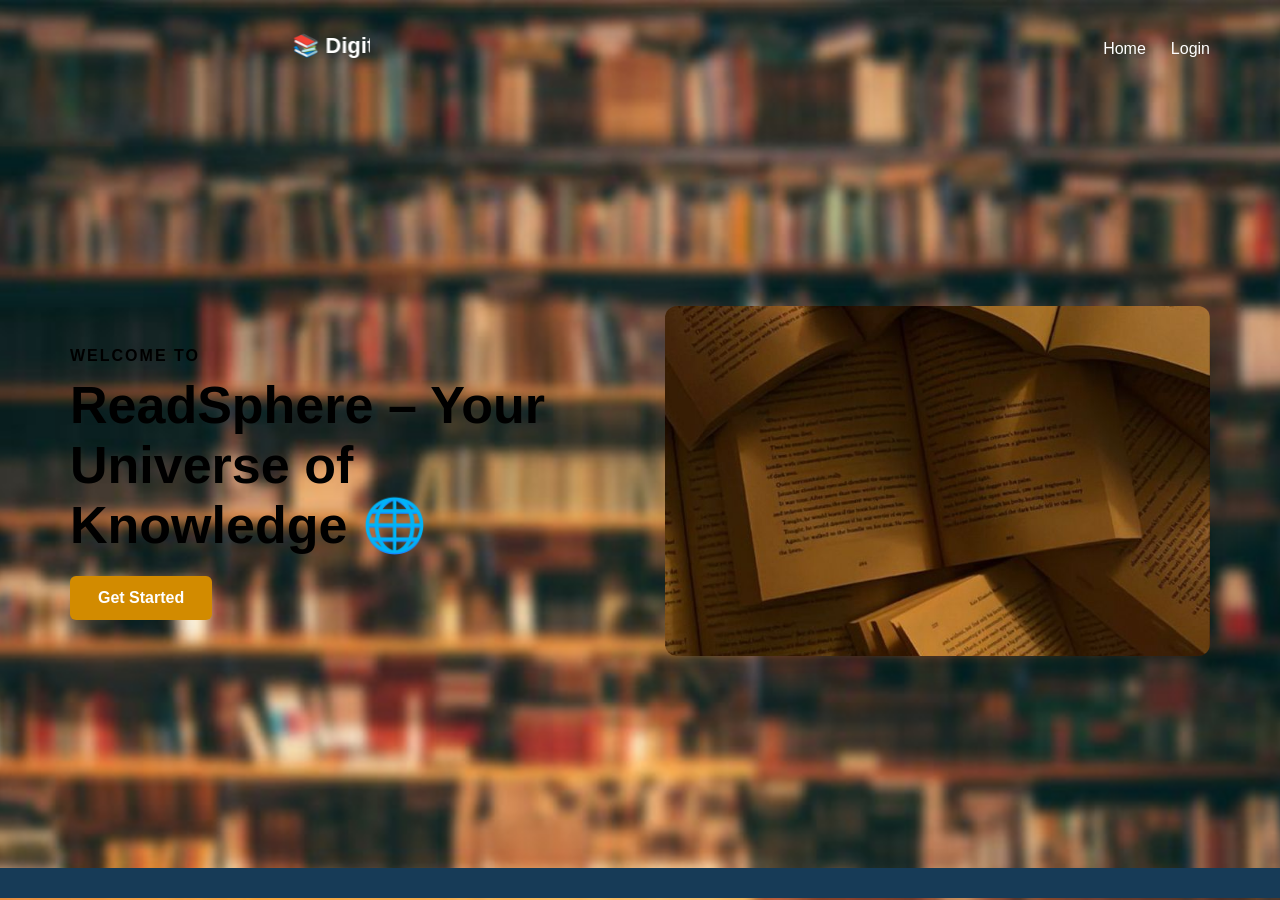
<file: index.html>
<!DOCTYPE html>
<html lang="en">
<head>
    <meta charset="UTF-8">
    <meta name="viewport" content="width=device-width, initial-scale=1.0">

    <link rel="stylesheet" href="style.css">
</head>

<body>

    <header class="header">
    <nav class="navbar">

        <div class="marquee-container">
            <marquee behavior="scroll" direction="left">
                📚 Digital Library
            </marquee>
        </div>

        <ul class="nav-links">
            <li><a href="index.html">Home</a></li>
            <li><a href="login.html">Login</a></li>
        </ul>

    </nav>
</header>

    <main>
        <section class="welcome-section">

            <div class="welcome-content">
                <p class="subtitle">WELCOME TO</p>

                <h1>ReadSphere – Your Universe of Knowledge 🌐</h1>

                <a href="login.html" class="btn">
                    Get Started
                </a>
            </div>

            <div class="banner-container">
                <img
                    src="Books.jpg"
                    alt="A library with bookshelves"
                    class="library-image"
                >
            </div>

        </section>
    </main>

    <footer class="footer">
        
    </footer>

    <script src="script.js"></script>

</body>
</html>
</file>
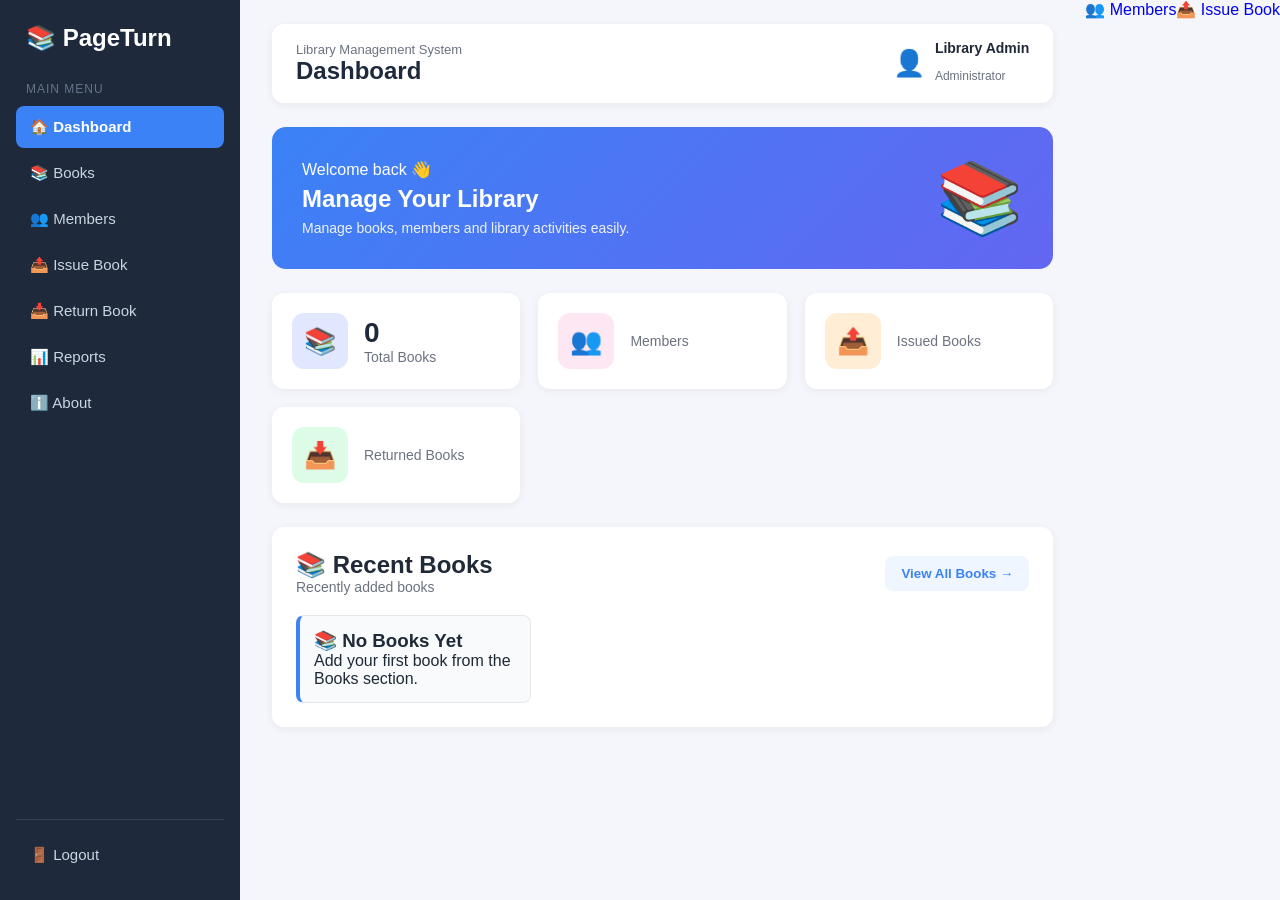
<file: dashboard.html>
<!DOCTYPE html>
<html lang="en">

<head>
    <meta charset="UTF-8">
    <meta name="viewport" content="width=device-width, initial-scale=1.0">

    <title>PageTurn Library Dashboard</title>

    <link rel="stylesheet" href="dashboard.css">
</head>

<body>

    <!-- SIDEBAR -->

    <aside class="sidebar">

        <div class="logo">
            📚 PageTurn
        </div>

        <p class="menu-title">MAIN MENU</p>

        <nav>

            <a href="#" class="nav-item active"
               onclick="showSection('dashboard', this)">
                🏠 Dashboard
            </a>

            <a href="#" class="nav-item"
               onclick="showSection('books', this)">
                📚 Books
            </a>

            <a href="member.html" class="nav-item">
                👥 Members
            </a>

            <a href="issusbook.html" class="nav-item">
         
                📤 Issue Book
            </a>

            <a href="returnbook.html" class="nav-item">
                📥 Return Book
            </a>

            <a href="report.html" class="nav-item">
                📊 Reports
            </a>

            <a href="" class="nav-item"
               onclick="showSection('about', this)">
                ℹ️ About
            </a>

        </nav>

        <div class="logout-area">

            <a href="login.html"
               class="nav-item"
               onclick="logout()">
                🚪 Logout
            </a>

        </div>

    </aside>


    <!-- MAIN CONTENT -->

    <main class="main-content">

        <!-- TOP BAR -->

        <header class="topbar">

            <div>
                <p class="small-title">
                    Library Management System
                </p>

                <h2 id="pageTitle">
                    Dashboard
                </h2>
            </div>

            <div class="profile">
                👤
                <div>
                    <strong>Library Admin</strong>
                    <small>Administrator</small>
                </div>
            </div>

        </header>


        <!-- =========================
             DASHBOARD
        ========================== -->

        <section id="dashboard"
                 class="section active-section">

            <div class="welcome-box">

                <div>
                    <p>Welcome back 👋</p>

                    <h1>
                        Manage Your Library
                    </h1>

                    <span>
                        Manage books, members and
                        library activities easily.
                    </span>
                </div>

                <div class="welcome-icon">
                    📚
                </div>

            </div>


            <!-- DASHBOARD CARDS -->

            <div class="stats-grid">

                <div class="stat-card">

                    <div class="stat-icon">
                        📚
                    </div>

                    <div>
                        <h3 id="totalBooks"></h3>
                        <p>Total Books</p>
                    </div>

                </div>


                <div class="stat-card">

                    <div class="stat-icon">
                        👥
                    </div>

                    <div>
                        <h3></h3>
                        <p>Members</p>
                    </div>

                </div>


                <div class="stat-card">

                    <div class="stat-icon">
                        📤
                    </div>

                    <div>
                        <h3></h3>
                        <p>Issued Books</p>
                    </div>

                </div>


                <div class="stat-card">

                    <div class="stat-icon">
                        📥
                    </div>

                    <div>
                        <h3></h3>
                        <p>Returned Books</p>
                    </div>

                </div>

            </div>


            <!-- RECENT BOOKS -->

            <div class="recent-books">

                <div class="section-heading">

                    <div>
                        <h2>📚 Recent Books</h2>
                        <p>Recently added books</p>
                    </div>

                    <button onclick="showSectionByName('books')">
                        View All Books →
                    </button>

                </div>


                <div id="dashboardBooks"
                     class="dashboard-book-list">

                    <!-- Recent books will appear here -->

                </div>

            </div>

        </section>



        <!-- =========================
             BOOKS
        ========================== -->

        <section id="books"
                 class="section">

            <div class="page-card">

                <div class="books-header">

                    <div>
                        <h1>📚 Books</h1>

                        <p>
                            Add and manage your library books.
                        </p>
                    </div>

                    <button class="add-book-btn"
                            onclick="showAddBookForm()">

                        + Add Book

                    </button>

                </div>


                <!-- ADD BOOK FORM -->

                <div id="addBookForm"
                     class="add-book-form">

                    <h2>➕ Add New Book</h2>

                    <p class="form-description">
                        Enter the book details below.
                    </p>


                    <form id="bookForm">

                        <div class="form-row">

                            <div class="form-group">

                                <label>Book ID</label>

                                <input
                                    type="text"
                                    id="bookId"
                                    placeholder="B001"
                                    required>

                            </div>


                            <div class="form-group">

                                <label>Book Name</label>

                                <input
                                    type="text"
                                    id="bookName"
                                    placeholder="Enter book name"
                                    required>

                            </div>

                        </div>


                        <div class="form-row">

                            <div class="form-group">

                                <label>Author</label>

                                <input
                                    type="text"
                                    id="author"
                                    placeholder="Enter author name"
                                    required>

                            </div>


                            <div class="form-group">

                                <label>Category</label>

                                <select id="category" required>

                                    <option value="">
                                        Select Category
                                    </option>

                                    <option>
                                        Technology
                                    </option>

                                    <option>
                                        Programming
                                    </option>

                                    <option>
                                        Fiction
                                    </option>

                                    <option>
                                        Science
                                    </option>

                                    <option>
                                        History
                                    </option>

                                    <option>
                                        Education
                                    </option>

                                </select>

                            </div>

                        </div>


                        <div class="form-row">

                            <div class="form-group">

                                <label>Publisher</label>

                                <input
                                    type="text"
                                    id="publisher"
                                    placeholder="Publisher"
                                    required>

                            </div>


                            <div class="form-group">

                                <label>Year</label>

                                <input
                                    type="number"
                                    id="year"
                                    placeholder="2026"
                                    required>

                            </div>

                        </div>


                        <div class="form-row">

                            <div class="form-group">

                                <label>Quantity</label>

                                <input
                                    type="number"
                                    id="quantity"
                                    min="1"
                                    placeholder="5"
                                    required>

                            </div>

                        </div>


                        <div class="form-buttons">

                            <button
                                type="submit"
                                class="save-btn">

                                💾 Add Book

                            </button>


                            <button
                                type="button"
                                class="cancel-btn"
                                onclick="cancelAddBook()">

                                Cancel

                            </button>

                        </div>

                    </form>

                </div>


                <!-- BOOKS TABLE -->

                <div class="book-list">

                    <h2>📖 All Books</h2>

                    <div class="table-container">

                        <table>

                            <thead>

                                <tr>
                                    <th>ID</th>
                                    <th>Book Name</th>
                                    <th>Author</th>
                                    <th>Category</th>
                                    <th>Publisher</th>
                                    <th>Year</th>
                                    <th>Quantity</th>
                                    <th>Action</th>
                                </tr>

                            </thead>


                            <tbody id="booksTableBody">

                                <!-- Books appear here -->

                            </tbody>

                        </table>

                    </div>

                </div>

            </div>

        </section>



        <!-- OTHER SECTIONS -->

        <section id="members" class="section">
            <div class="page-card">
                <h1>👥 Members</h1>
                <p>Manage library members.</p>
            </div>
        </section>


        <section id="issue" class="section">
            <div class="page-card">
                <h1>📤 Issue Book</h1>
                <p>Issue books to members.</p>
            </div>
        </section>


        <section id="return" class="section">
            <div class="page-card">
                <h1>📥 Return Book</h1>
                <p>Return issued books.</p>
            </div>
        </section>


        <section id="reports" class="section">
            <div class="page-card">
                <h1>📊 Reports</h1>
                <p>Library reports and statistics.</p>
            </div>
        </section>


        <section id="about" class="section">
            <div class="page-card about-card">
                <div class="about-icon">📚</div>
                <h1>About PageTurn Library</h1>

                <p>
                    PageTurn is a simple Library Management
                    System for managing books and members.
                </p>
            </div>
        </section>

    </main>

<a href="member.html" class="menu-item">
    👥 Members
</a>

<a href="issusbook.html" class="menu-item">
    📤 Issue Book
</a>

    <script src="dashboard.js"></script>

</body>
</html>
</file>
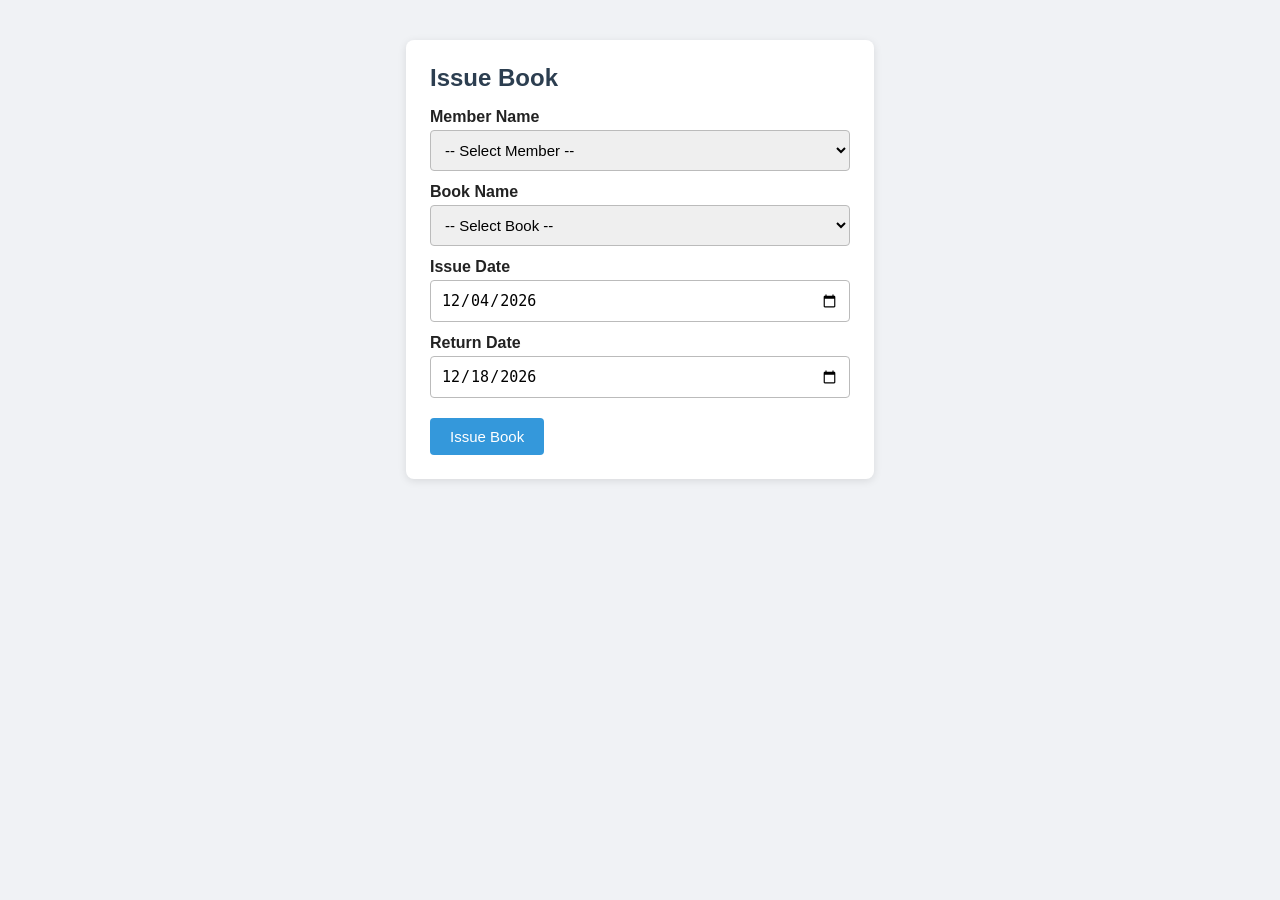
<file: issusbook.html>
<!DOCTYPE html>
<html lang="en">
<head>
  <meta charset="UTF-8">
  <meta name="viewport" content="width=device-width, initial-scale=1">
  <title>Issue Book</title>
  <link rel="stylesheet" href="issusbook.css">
</head>
<body>
  <div class="container">
    <div class="card">
      <h2>Issue Book</h2>
      <form id="issueForm">
        <label for="member">Member Name</label>
        <select id="member"></select>

        <label for="book">Book Name</label>
        <select id="book"></select>

        <label for="issueDate">Issue Date</label>
        <input type="date" id="issueDate">

        <label for="returnDate">Return Date</label>
        <input type="date" id="returnDate">

        <button type="submit">Issue Book</button>
      </form>

      <div id="message" class="msg"></div>
      <a id="goReturn" href="returnbook.html" style="display:none">Go to Return Book &rarr;</a>
    </div>
  </div>
  <script src="issus.js"></script>
</body>
</html>
</file>
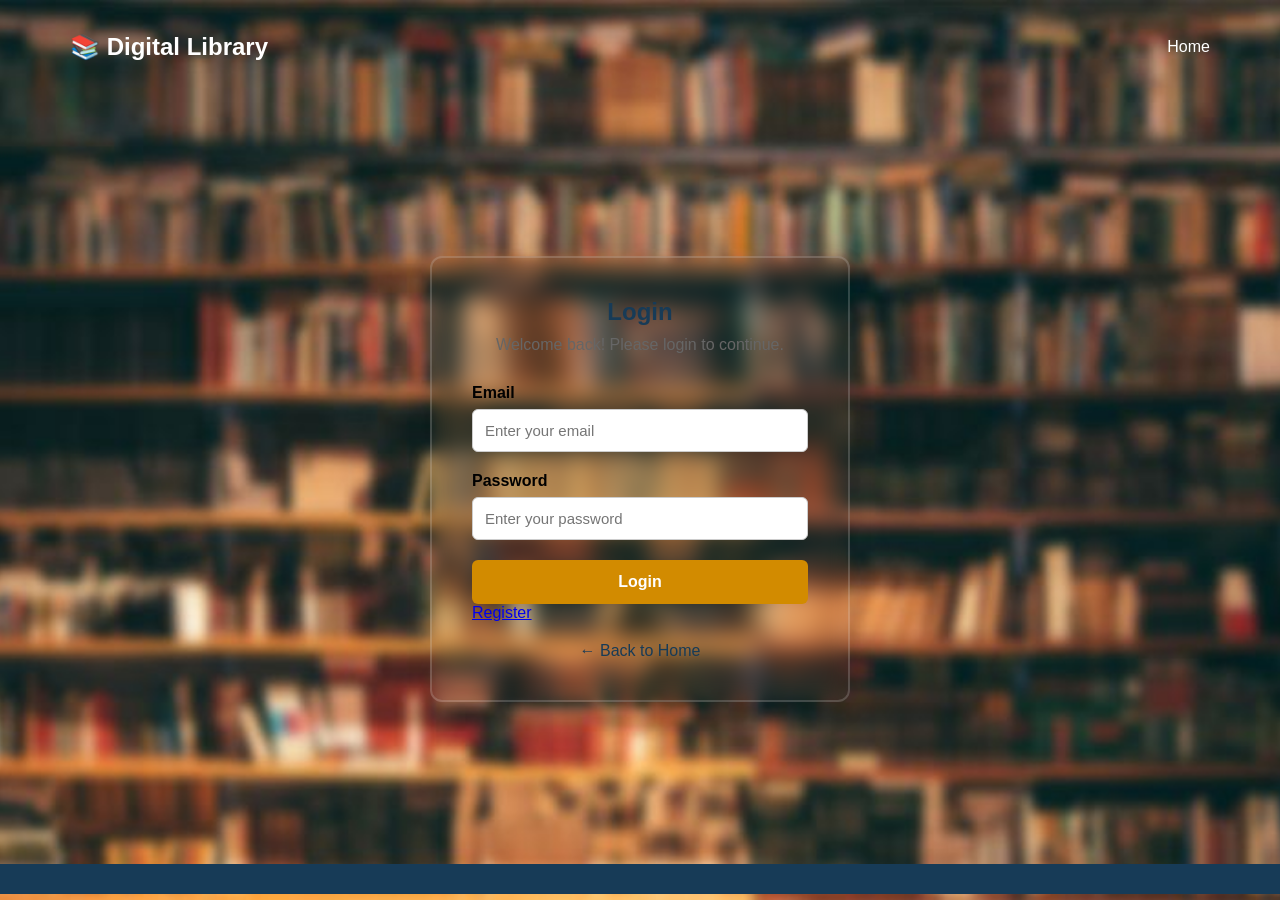
<file: login.html>
<!DOCTYPE html>
<html lang="en">
<head>
    <meta charset="UTF-8">
    <meta name="viewport" content="width=device-width, initial-scale=1.0">

    <title>Digital Library - Login</title>

    <link rel="stylesheet" href="style.css">
</head>

<body>

    <header class="header">
        <nav class="navbar">
            <div class="logo">📚 Digital Library</div>

            <ul class="nav-links">
                <li><a href="index.html">Home</a></li>
            </ul>
        </nav>
    </header>

    <main>
        <section class="login-section">

            <div class="login-card">

                <h1>Login</h1>

                <p>Welcome back! Please login to continue.</p>

                <form id="loginForm">

                    <div class="form-group">
                        <label for="email">Email</label>
                        <input
                            type="email"
                            id="email"
                            name="email"
                            placeholder="Enter your email"
                            required
                        >
                    </div>

                    <div class="form-group">
                        <label for="password">Password</label>
                        <input
                            type="password"
                            id="password"
                            name="password"
                            placeholder="Enter your password"
                            required
                        >
                    </div>

                    <button type="submit" class="btn">
                        Login
                    </button>

                </form>
                <a href="register.html">Register</a>
                <a href="index.html" class="back-link">
                    ← Back to Home
                </a>

            </div>

        </section>
    </main>

    <footer class="footer">
    </footer>

    <script src="script.js"></script>

</body>
</html>
</file>
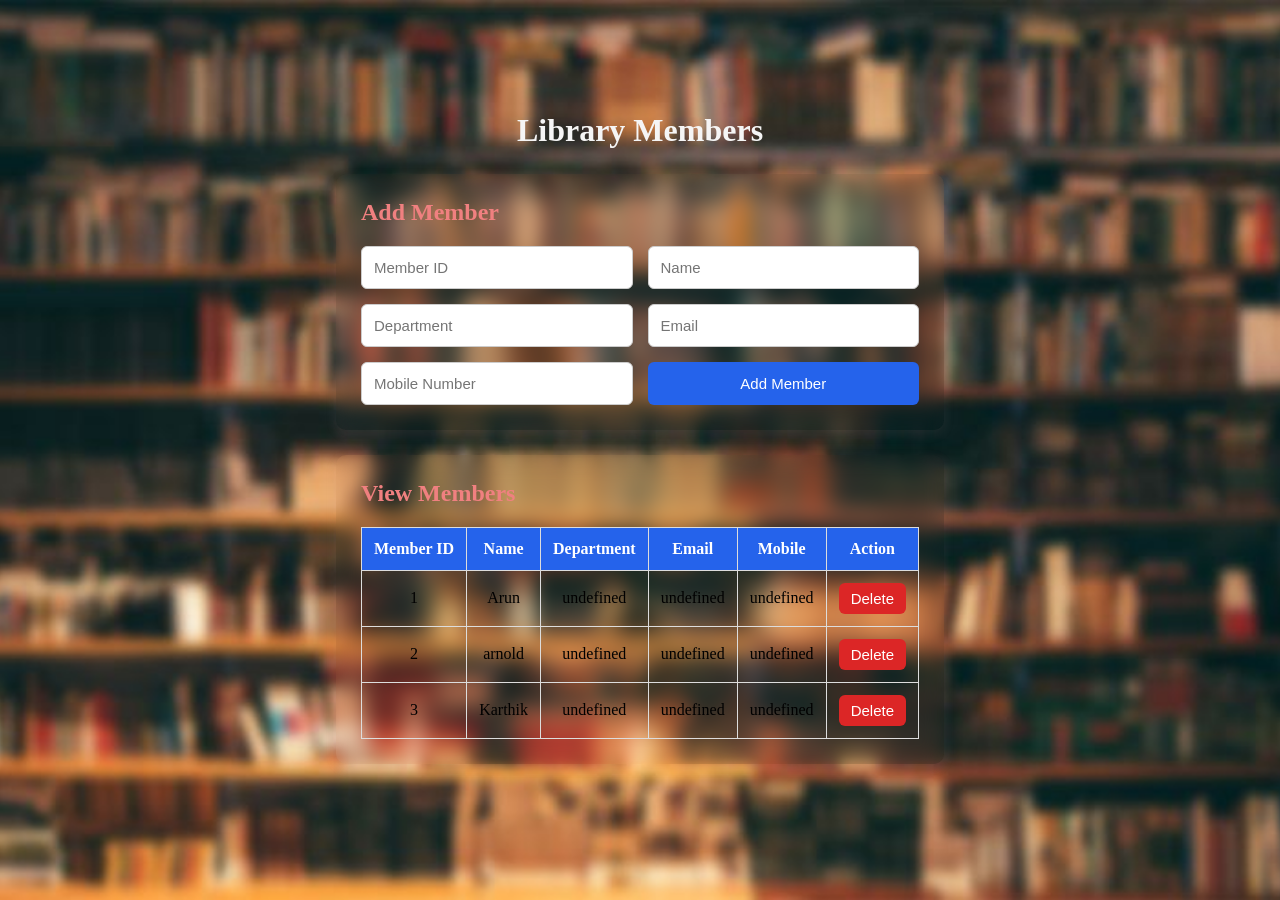
<file: member.html>
<!DOCTYPE html>
<html lang="en">
<head>
    <meta charset="UTF-8">
    <meta name="viewport" content="width=device-width, initial-scale=1.0">
    <title>Library Members</title>
    <link rel="stylesheet" href="member.css">
</head>
<body>

    <div class="container">

        <h1>Library Members</h1>

        <!-- Add Member Form -->
        <div class="form-box">
            <h2>Add Member</h2>

            <form id="memberForm">

                <input type="text" id="memberId" placeholder="Member ID">

                <input type="text" id="name" placeholder="Name">

                <input type="text" id="department" placeholder="Department">

                <input type="email" id="email" placeholder="Email">

                <input type="text" id="mobile" placeholder="Mobile Number"
                       maxlength="10">

                <button type="submit">Add Member</button>

            </form>
        </div>

        <!-- View Members -->
        <div class="table-box">
            <h2>View Members</h2>

            <table>
                <thead>
                    <tr>
                        <th>Member ID</th>
                        <th>Name</th>
                        <th>Department</th>
                        <th>Email</th>
                        <th>Mobile</th>
                        <th>Action</th>
                    </tr>
                </thead>

                <tbody id="memberTableBody">
                    <!-- Members will appear here -->
                </tbody>
            </table>
        </div>

    </div>
    <script src="mem.js"></script>

</body>
</html>
</file>
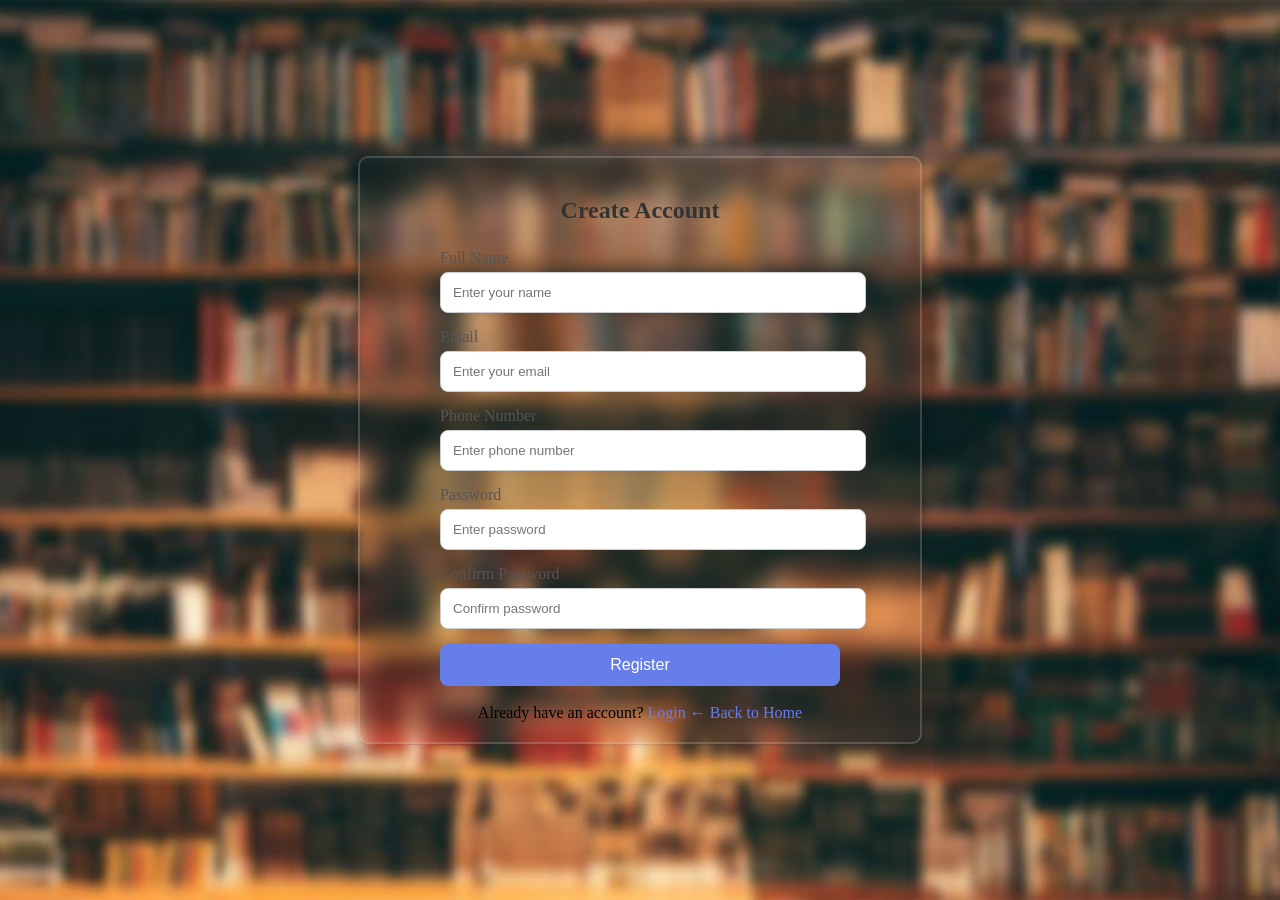
<file: register.html>
<!DOCTYPE html>
<html lang="en">
<head>
    <meta charset="UTF-8">
    <meta name="viewport" content="width=device-width, initial-scale=1.0">
    <title>Register Page</title>
    <link rel="stylesheet" href="register.css">
</head>

<body>

    <div class="register-box">

        <h2>Create Account</h2>

        <form onsubmit="registerUser(event)">

            <div class="input-box">
                <label>Full Name</label>
                <input type="text" id="name" placeholder="Enter your name" required>
            </div>

            <div class="input-box">
                <label>Email</label>
                <input type="email" id="email" placeholder="Enter your email" required>
            </div>

            <div class="input-box">
                <label>Phone Number</label>
                <input type="tel" id="phone" placeholder="Enter phone number" required>
            </div>

            <div class="input-box">
                <label>Password</label>
                <input type="password" id="password" placeholder="Enter password" required>
            </div>

            <div class="input-box">
                <label>Confirm Password</label>
                <input type="password" id="confirmPassword" placeholder="Confirm password" required>
            </div>

            <button type="submit" class="register-btn">
                Register
            </button>

        </form>

        <div class="login-link">
            Already have an account?
            <a href="login.html">Login</a>
            <a href="index.html" class="Back-home">← Back to Home</a>
        </div>

    </div>
     <script src="script.js"></script>
</body>
</html>
</file>
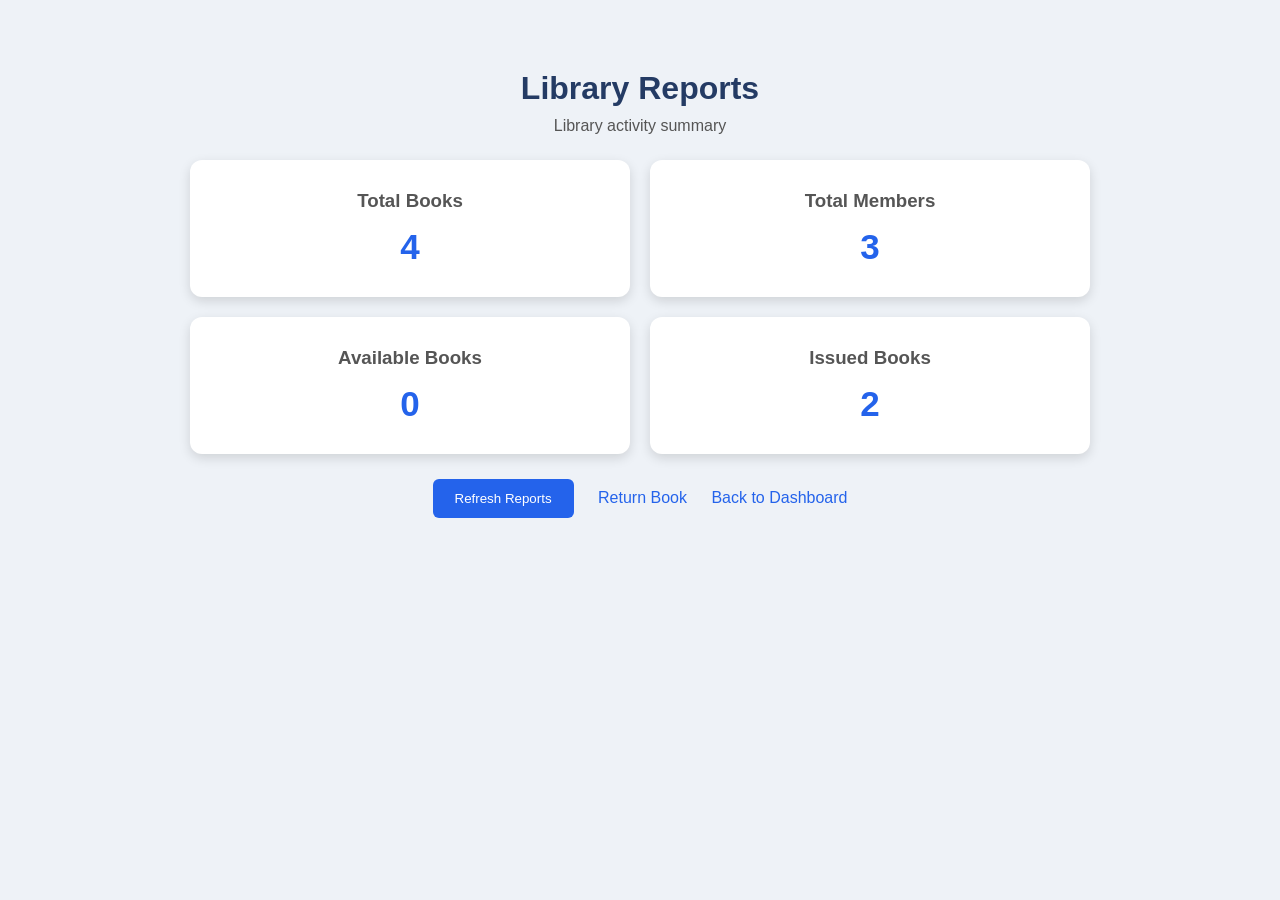
<file: report.html>
<!DOCTYPE html>
<html lang="en">
<head>
    <meta charset="UTF-8">
    <meta name="viewport" content="width=device-width, initial-scale=1.0">
    <title>Library Reports</title>
    <link rel="stylesheet" href="report.css">
</head>
<body>

    <div class="container">
        <h1>Library Reports</h1>
        <p>Library activity summary</p>

        <div class="report-container">

            <div class="card">
                <h3>Total Books</h3>
                <h2 id="totalBooks">0</h2>
            </div>

            <div class="card">
                <h3>Total Members</h3>
                <h2 id="totalMembers">0</h2>
            </div>

            <div class="card">
                <h3>Available Books</h3>
                <h2 id="availableBooks">0</h2>
            </div>

            <div class="card">
                <h3>Issued Books</h3>
                <h2 id="issuedBooks">0</h2>
            </div>

        </div>

        <button onclick="updateReports()">Refresh Reports</button>
        <a href="returnbook.html">Return Book</a>
        <a href="index.html">Back to Dashboard</a>
    </div>

    <script src="report.js"></script>
</body>
</html>
</file>
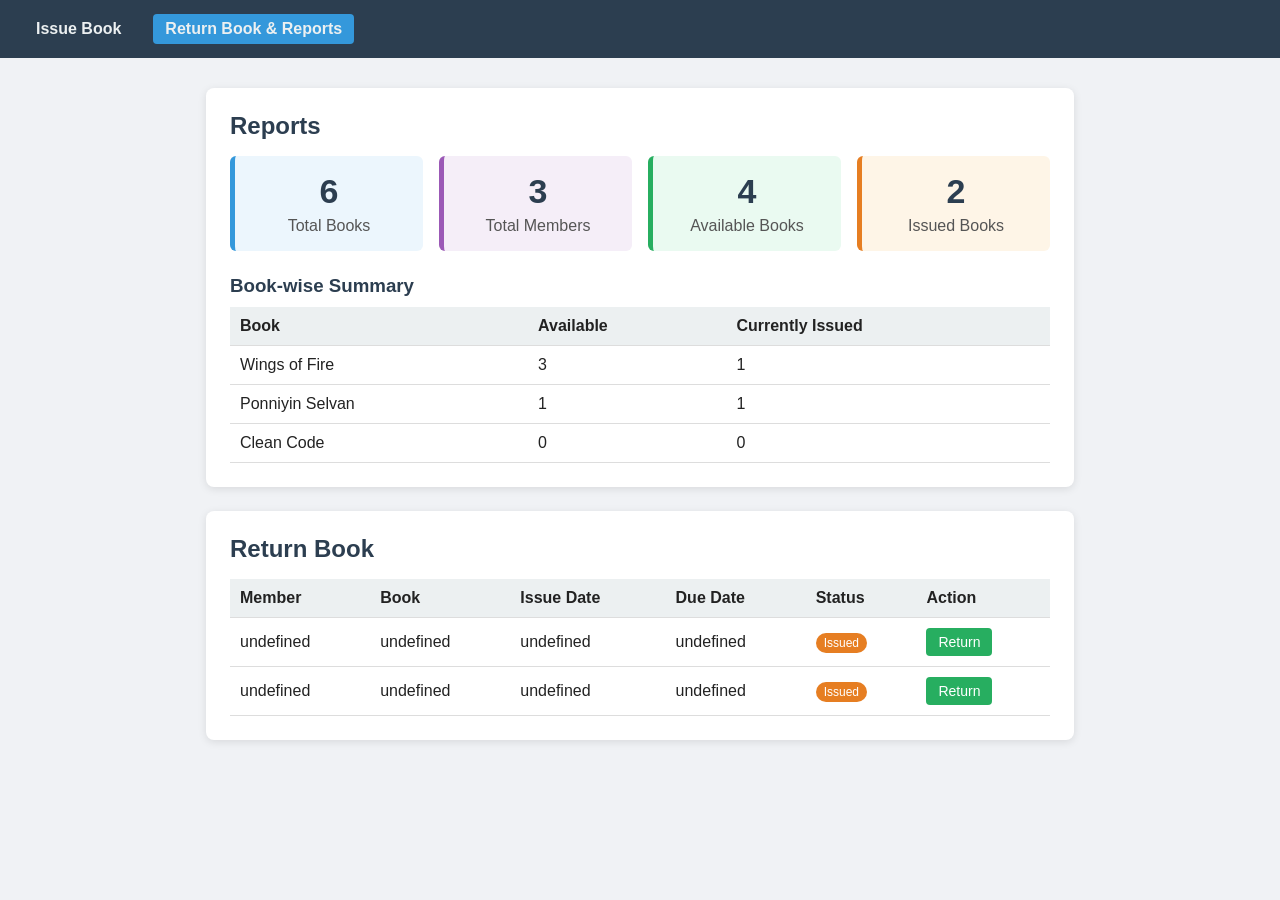
<file: returnbook.html>
<!DOCTYPE html>
<html lang="en">
<head>
  <meta charset="UTF-8">
  <meta name="viewport" content="width=device-width, initial-scale=1">
  <title>Return Book &amp; Reports</title>
  <link rel="stylesheet" href="returnbook.css">
</head>
<body>
  <nav>
    <a href="issusbook.html">Issue Book</a>
    <a href="return.html" class="active">Return Book &amp; Reports</a>
  </nav>

  <div class="container">

    <!-- Reports screen -->
    <div class="card">
      <h2>Reports</h2>
      <div class="stats">
        <div class="stat"><span id="totalBooks">0</span><p>Total Books</p></div>
        <div class="stat"><span id="totalMembers">0</span><p>Total Members</p></div>
        <div class="stat"><span id="availableBooks">0</span><p>Available Books</p></div>
        <div class="stat"><span id="issuedBooks">0</span><p>Issued Books</p></div>
      </div>

      <h3>Book-wise Summary</h3>
      <table>
        <thead>
          <tr><th>Book</th><th>Available</th><th>Currently Issued</th></tr>
        </thead>
        <tbody id="bookSummary"></tbody>
      </table>
    </div>

    <!-- Return Book screen -->
    <div class="card">
      <h2>Return Book</h2>
      <div id="message" class="msg"></div>
      <table>
        <thead>
          <tr>
            <th>Member</th><th>Book</th><th>Issue Date</th>
            <th>Due Date</th><th>Status</th><th>Action</th>
          </tr>
        </thead>
        <tbody id="issueTable"></tbody>
      </table>
    </div>

  </div>
  <script src="return.js"></script>
</body>
</html>
</file>
<file: style.css>
/* =========================
   RESET
========================= */

* {
    margin: 0;
    padding: 0;
    box-sizing: border-box;
}
.header {
    
    padding: 15px 30px;
}

.navbar {
    display: flex;
    align-items: center;
    justify-content: space-between;
}

.marquee-container {
    width: 300px;
    color: white;
    font-size: 22px;
    font-weight: bold;
}

.nav-links {
    display: flex;
    gap: 25px;
    list-style: none;
}

.nav-links a {
    color: white;
    text-decoration: none;
    font-size: 16px;
}


/* =========================
   BASE STYLES
========================= */

body {
    margin: 0;
    font-family: Arial, sans-serif;

    background-image: url("for project.jpg");
    background-size: cover;
    background-position: center;
    background-repeat: no-repeat;
    background-attachment: fixed;
}


/* =========================
   HEADER / NAVBAR
========================= */

.header {
    
    color: white;
}

.navbar {
    max-width: 1200px;
    margin: auto;
    padding: 18px 30px;

    display: flex;
    justify-content: space-between;
    align-items: center;
}

.logo {
    font-size: 24px;
    font-weight: bold;
}

.nav-links {
    list-style: none;
    display: flex;
    gap: 25px;
}

.nav-links a {
    color:white;
    text-decoration: none;
    font-weight: 500;
}

.nav-links a:hover {
    color: #f4c95d;
}


/* =========================
   WELCOME PAGE
========================= */

.welcome-section {
    max-width: 1200px;
    min-height: calc(100vh - 130px);
    margin: auto;
    padding: 60px 30px;

    display: flex;
    align-items: center;
    justify-content: space-between;
    gap: 50px;
}

.welcome-content {
    flex: 1;
}

.subtitle {
    color:black ;
    font-size: 16px;
    font-weight: bold;
    letter-spacing: 2px;
    margin-bottom: 10px;
}

.welcome-content h1 {
    color: black;
    font-size: 52px;
    margin-bottom: 20px;
}

.description {
    max-width: 550px;
    font-size: 18px;
    color: bisque;
    margin-bottom: 30px;
}


/* =========================
   BUTTON
========================= */

.btn {
    display: inline-block;

    background-color: #d28b00;
    color: white;

    padding: 13px 28px;
    border-radius: 6px;

    border: none;
    text-decoration: none;

    font-size: 16px;
    font-weight: bold;

    cursor: pointer;

    transition: 0.3s;
}

.btn:hover {
    background-color: #a96f00;
    transform: translateY(-2px);
}


/* =========================
   LIBRARY IMAGE
========================= */

.banner-container {
    flex: 1;
}

.library-image {
    width: 100%;
    max-width: 550px;
    height: 350px;

    object-fit: cover;

    border-radius: 12px;

    box-shadow: 0 10px 30px rgba(0, 0, 0, 0.15);
}


/* =========================
   LOGIN PAGE
========================= */

.login-section {
    min-height: calc(100vh - 130px);

    display: flex;
    justify-content: center;
    align-items: center;

    padding: 40px 20px;
}

.login-card {
    width: 100%;
    max-width: 420px;
    background-color:transparent;
    border: 2px solid rgba(225, 225, 225,0.2);
    backdrop-filter: blur(10px);
    padding: 40px;
    border-radius: 12px;
    box-shadow: 0 8px 25px rgba(0, 0, 0, 0.1);
}

.login-card h1 {
    text-align: center;
    color: #173b57;
    margin-bottom: 10px;
}

.login-card > p {
    text-align: center;
    color: #666;
    margin-bottom: 30px;
}

.form-group {
    margin-bottom: 20px;
}

.form-group label {
    display: block;
    margin-bottom: 7px;
    font-weight: bold;
}

.form-group input {
    width: 100%;

    padding: 12px;

    border: 1px solid #ccc;
    border-radius: 6px;

    font-size: 15px;
}

.form-group input:focus {
    outline: none;
    border-color: #173b57;
}

.login-card .btn {
    width: 100%;
}

.back-link {
    display: block;
    margin-top: 20px;

    text-align: center;

    color: #173b57;
    text-decoration: none;
}


/* =========================
   FOOTER
========================= */

.footer {
    background-color: #173b57;
    color: white;

    text-align: center;

    padding: 15px;
}


/* =========================
   RESPONSIVE DESIGN
========================= */

@media (max-width: 768px) {

    .navbar {
        flex-direction: column;
        gap: 15px;
    }

    .welcome-section {
        flex-direction: column;
        text-align: center;
    }

    .welcome-content h1 {
        font-size: 40px;
    }

    .description {
        margin-left: auto;
        margin-right: auto;
    }

    .library-image {
        height: 280px;
    }
}
</file>
<file: dashboard.css>
/* ========== RESET ========== */
* { box-sizing: border-box; margin: 0; padding: 0; }

body {
  font-family: 'Segoe UI', Arial, sans-serif;
  background: #f4f6fb;
  color: #1f2937;
  display: flex;
  min-height: 100vh;
}

a { text-decoration: none; }

/* ========== SIDEBAR ========== */
.sidebar {
  width: 240px;
  background: #1e293b;
  color: #cbd5e1;
  display: flex;
  flex-direction: column;
  padding: 24px 16px;
  position: fixed;
  top: 0;
  left: 0;
  bottom: 0;
}

.logo {
  font-size: 24px;
  font-weight: bold;
  color: #fff;
  margin-bottom: 30px;
  padding-left: 10px;
}

.menu-title {
  font-size: 12px;
  letter-spacing: 1px;
  color: #64748b;
  margin: 0 0 10px 10px;
}

.sidebar nav { display: flex; flex-direction: column; gap: 4px; }

.nav-item {
  display: block;
  padding: 12px 14px;
  border-radius: 8px;
  color: #cbd5e1;
  font-size: 15px;
  transition: background .2s, color .2s;
}

.nav-item:hover { background: #334155; color: #fff; }
.nav-item.active { background: #3b82f6; color: #fff; font-weight: 600; }

.logout-area { margin-top: auto; border-top: 1px solid #334155; padding-top: 14px; }
.logout-area .nav-item:hover { background: #dc2626; }

/* ========== MAIN CONTENT ========== */
.main-content {
  margin-left: 240px;
  flex: 1;
  padding: 24px 32px;
}

/* ========== TOP BAR ========== */
.topbar {
  display: flex;
  justify-content: space-between;
  align-items: center;
  background: #fff;
  padding: 16px 24px;
  border-radius: 12px;
  box-shadow: 0 2px 8px rgba(0,0,0,.06);
  margin-bottom: 24px;
}

.small-title { font-size: 13px; color: #6b7280; }
.topbar h2 { color: #1e293b; }

.profile {
  display: flex;
  align-items: center;
  gap: 10px;
  font-size: 26px;
}
.profile strong { display: block; font-size: 14px; }
.profile small { color: #6b7280; font-size: 12px; }

/* ========== SECTIONS (show / hide) ========== */
.section { display: none; }
.section.active-section { display: block; }

/* ========== WELCOME BOX ========== */
.welcome-box {
  display: flex;
  justify-content: space-between;
  align-items: center;
  background: linear-gradient(135deg, #3b82f6, #6366f1);
  color: #fff;
  padding: 30px;
  border-radius: 14px;
  margin-bottom: 24px;
}
.welcome-box h1 { margin: 6px 0; }
.welcome-box span { opacity: .9; font-size: 14px; }
.welcome-icon { font-size: 70px; }

/* ========== STAT CARDS ========== */
.stats-grid {
  display: grid;
  grid-template-columns: repeat(auto-fit, minmax(210px, 1fr));
  gap: 18px;
  margin-bottom: 24px;
}

.stat-card {
  display: flex;
  align-items: center;
  gap: 16px;
  background: #fff;
  padding: 20px;
  border-radius: 12px;
  box-shadow: 0 2px 8px rgba(0,0,0,.06);
  transition: transform .2s;
}
.stat-card:hover { transform: translateY(-3px); }

.stat-icon {
  width: 56px;
  height: 56px;
  display: flex;
  align-items: center;
  justify-content: center;
  font-size: 26px;
  background: #e0e7ff;
  border-radius: 12px;
}
.stat-card:nth-child(2) .stat-icon { background: #fce7f3; }
.stat-card:nth-child(3) .stat-icon { background: #ffedd5; }
.stat-card:nth-child(4) .stat-icon { background: #dcfce7; }

.stat-card h3 { font-size: 28px; color: #1e293b; }
.stat-card p { color: #6b7280; font-size: 14px; }

/* ========== RECENT BOOKS ========== */
.recent-books, .page-card {
  background: #fff;
  padding: 24px;
  border-radius: 12px;
  box-shadow: 0 2px 8px rgba(0,0,0,.06);
}

.section-heading, .books-header {
  display: flex;
  justify-content: space-between;
  align-items: center;
  margin-bottom: 20px;
  gap: 12px;
  flex-wrap: wrap;
}
.section-heading p, .books-header p { color: #6b7280; font-size: 14px; }

.section-heading button {
  background: #eff6ff;
  color: #3b82f6;
  border: 0;
  padding: 10px 16px;
  border-radius: 8px;
  cursor: pointer;
  font-weight: 600;
}
.section-heading button:hover { background: #dbeafe; }

.dashboard-book-list {
  display: grid;
  grid-template-columns: repeat(auto-fill, minmax(200px, 1fr));
  gap: 14px;
}

/* cards that dashboard.js can generate inside #dashboardBooks */
.dashboard-book-list .book-card,
.dashboard-book-list > div {
  background: #f8fafc;
  border: 1px solid #e5e7eb;
  border-left: 4px solid #3b82f6;
  padding: 14px;
  border-radius: 8px;
}

/* ========== BOOKS PAGE ========== */
.add-book-btn {
  background: #3b82f6;
  color: #fff;
  border: 0;
  padding: 12px 20px;
  border-radius: 8px;
  font-size: 15px;
  cursor: pointer;
}
.add-book-btn:hover { background: #2563eb; }

/* form is hidden until "+ Add Book" is clicked */
.add-book-form {
  display: none;
  background: #f8fafc;
  border: 1px solid #e5e7eb;
  padding: 24px;
  border-radius: 12px;
  margin-bottom: 28px;
}
.add-book-form.show,
.add-book-form.active { display: block; }

.form-description { color: #6b7280; margin-bottom: 18px; font-size: 14px; }

.form-row { display: flex; gap: 18px; margin-bottom: 16px; flex-wrap: wrap; }
.form-group { flex: 1; min-width: 220px; }

.form-group label {
  display: block;
  font-weight: 600;
  font-size: 14px;
  margin-bottom: 6px;
}

.form-group input,
.form-group select {
  width: 100%;
  padding: 11px 12px;
  border: 1px solid #cbd5e1;
  border-radius: 8px;
  font-size: 14px;
  background: #fff;
}
.form-group input:focus,
.form-group select:focus {
  outline: none;
  border-color: #3b82f6;
  box-shadow: 0 0 0 3px rgba(59,130,246,.2);
}

.form-buttons { display: flex; gap: 12px; margin-top: 8px; }

.save-btn {
  background: #16a34a;
  color: #fff;
  border: 0;
  padding: 11px 22px;
  border-radius: 8px;
  cursor: pointer;
  font-size: 15px;
}
.save-btn:hover { background: #15803d; }

.cancel-btn {
  background: #e5e7eb;
  color: #374151;
  border: 0;
  padding: 11px 22px;
  border-radius: 8px;
  cursor: pointer;
  font-size: 15px;
}
.cancel-btn:hover { background: #d1d5db; }

/* ========== BOOKS TABLE ========== */
.book-list h2 { margin-bottom: 14px; }
.table-container { overflow-x: auto; }

table { width: 100%; border-collapse: collapse; }
th, td { padding: 12px 14px; text-align: left; border-bottom: 1px solid #e5e7eb; font-size: 14px; }
th { background: #f1f5f9; color: #475569; }
tbody tr:hover { background: #f8fafc; }

td button {
  background: #fee2e2;
  color: #dc2626;
  border: 0;
  padding: 6px 12px;
  border-radius: 6px;
  cursor: pointer;
}
td button:hover { background: #fecaca; }

/* ========== ABOUT ========== */
.about-card { text-align: center; padding: 50px 24px; }
.about-icon { font-size: 70px; margin-bottom: 10px; }
.about-card p { color: #6b7280; max-width: 500px; margin: 10px auto 0; }

/* ========== RESPONSIVE ========== */
@media (max-width: 800px) {
  .sidebar { position: static; width: 100%; }
  body { flex-direction: column; }
  .main-content { margin-left: 0; padding: 16px; }
}
</file>
<file: issusbook.css>
* { 
    box-sizing: border-box;
    margin: 0; padding: 0; 
}
body {
     font-family: Arial, sans-serif; 
     background: #f0f2f5; 
     color: #222; 
    }
.container { 
    max-width: 500px;
     margin: 40px auto; 
     padding: 0 16px;
     }
.card { 
    background: #fff; 
    padding: 24px; 
    border-radius: 8px;
    box-shadow: 0 2px 8px rgba(0,0,0,.1); 
    }
h2 { 
    margin-bottom: 16px;
    color: #2c3e50; 
}
label { 
    display: block; 
    margin: 12px 0 4px; 
    font-weight: bold; 
}
input, select { 
    width: 100%; 
    padding: 10px;
    border: 1px solid #bbb; 
    border-radius: 4px; 
    font-size: 15px; 
}
button { 
    margin-top: 20px;
     padding: 10px 20px; 
     border: 0;
      border-radius: 4px;
       background: #3498db; 
       color: #fff;
        font-size: 15px; 
        cursor: pointer;
     }
button:hover { 
    background: #2980b9;
 }
option:disabled { 
    color: #aaa; 
}
.msg {
     margin-top: 16px;
      padding: 12px;
       border-radius: 4px;
        display: none; 
    }
.msg.success {
     display: block; 
     background: #d4edda;
      color: #155724;
     }
.msg.error {
     display: block;
      background: #f8d7da;
       color: #721c24;
     }
#goReturn {
     display: inline-block;
      margin-top: 12px;
       color: #3498db; 
       font-weight: bold; 
       text-decoration: none; 
    }
</file>
<file: member.css>
* {
    margin: 0;
    padding: 0;
    box-sizing: border-box;
}

body {
    margin: 0;
    min-height: 100vh;

    display: flex;
    justify-content: center;
    align-items: center;

    background-image: url("for project.jpg");
    background-size: cover;
    background-position: center;
    background-repeat: no-repeat;
}


.container {
    max-width: 1100px;
    margin: auto;
}

h1 {
    text-align: center;
    margin-bottom: 25px;
    color:whitesmoke;
}

.form-box,
.table-box {
    background-color:transparent;
    padding: 25px;
    backdrop-filter:blur(10px); 
    margin-bottom: 25px;
    border-radius: 10px;
    box-shadow: 0 4px 12px rgba(201, 159, 159, 0.1);
}

h2 {
    margin-bottom: 20px;
    color:lightcoral
}

form {
    display: grid;
    grid-template-columns: repeat(2, 1fr);
    gap: 15px;
}

input {
    padding: 12px;
    border: 1px solid #ccc;
    border-radius: 6px;
    font-size: 15px;
}

button {
    padding: 12px;
    border: none;
    border-radius: 6px;
    background: #2563eb;
    color: white;
    font-size: 15px;
    cursor: pointer;
}

button:hover {
    background: #1d4ed8;
}

table {
    width: 100%;
    border-collapse: collapse;
}

th,
td {
    padding: 12px;
    border: 1px solid #ddd;
    text-align: center;
}

th {
    background: #2563eb;
    color: white;
}

.delete-btn {
    background: #dc2626;
    padding: 7px 12px;
}

.delete-btn:hover {
    background: #b91c1c;
}

@media (max-width: 700px) {
    form {
        grid-template-columns: 1fr;
    }

    .table-box {
        overflow-x: auto;
    }
}
.dashboard-link {
    display: inline-block;
    margin-bottom: 20px;
    padding: 10px 18px;
    background: #2563eb;
    color: white;
    text-decoration: none;
    border-radius: 6px;
}

.dashboard-link:hover {
    background: #1d4ed8;
}
.form-box{
    animation: ani adeIn 2s ease-in-out;
}
@keyframes ani{
    0%{
        position: absolute;
        transform: translateY(-100%);
    }
    100%{
        transform: translateY(0);
        opacity: 1;
    }
}
</file>
<file: register.css>
body {
    margin: 0;
    min-height: 100vh;

    display: flex;
    justify-content: center;
    align-items: center;

    background-image: url("for project.jpg");
    background-size: cover;
    background-position: center;
    background-repeat: no-repeat;
}

        .register-box {
            width: 400px;
            background-color:transparent;
            border: 2px solid rgba(225, 225, 225, 0.2);
            backdrop-filter:blur(10px); 
            box-shadow: 0 0 10px rgba(0, 0, 0, 0.2);
            padding: 20px 80px;
            border-radius: 10px;
            
        }

        .register-box h2 {
            text-align: center;
            margin-bottom: 25px;
            color: #333;
        }

        .input-box {
            margin-bottom: 15px;
        }

        .input-box label {
            display: block;
            margin-bottom: 5px;
            color: #555;
        }

        .input-box input {
            width: 100%;
            padding: 12px;
            border: 1px solid #ccc;
            border-radius: 8px;
            outline: none;
        }

        .input-box input:focus {
            border-color: #667eea;
        }

        .register-btn {
            width: 100%;
            padding: 12px;
            background: #667eea;
            color: white;
            border: none;
            border-radius: 8px;
            cursor: pointer;
            font-size: 16px;
        }

        .register-btn:hover {
            background: #5568d9;
        }

        .login-link {
            text-align: center;
            margin-top: 18px;
        }

        .login-link a {
            color: #667eea;
            text-decoration: none;
        }
</file>
<file: report.css>
* {
    margin: 0;
    padding: 0;
    box-sizing: border-box;
}

body {
    font-family: Arial, sans-serif;
    background: #eef2f7;
    padding: 30px;
}

.container {
    max-width: 900px;
    margin: 40px auto;
    text-align: center;
}

h1 {
    color: #243b64;
    margin-bottom: 10px;
}

p {
    color: #555;
    margin-bottom: 25px;
}

.report-container {
    display: grid;
    grid-template-columns: repeat(2, 1fr);
    gap: 20px;
}

.card {
    background: white;
    padding: 30px 15px;
    border-radius: 12px;
    box-shadow: 0 4px 12px #0002;
}

.card h3 {
    color: #555;
    margin-bottom: 15px;
}

.card h2 {
    color: #2463eb;
    font-size: 35px;
}

button {
    margin: 25px 10px;
    padding: 12px 22px;
    background: #2463eb;
    color: white;
    border: none;
    border-radius: 6px;
    cursor: pointer;
}

a {
    margin: 10px;
    color: #2463eb;
    text-decoration: none;
}

@media (max-width: 500px) {
    .report-container {
        grid-template-columns: 1fr;
    }
}
</file>
<file: returnbook.css>
* { box-sizing: border-box; margin: 0; padding: 0; }
body { font-family: Arial, sans-serif; background: #f0f2f5; color: #222; }

nav { background: #2c3e50; padding: 14px 24px; display: flex; gap: 20px; }
nav a { color: #ecf0f1; text-decoration: none; font-weight: bold; padding: 6px 12px; border-radius: 4px; }
nav a.active, nav a:hover { background: #3498db; }

.container { max-width: 900px; margin: 30px auto; padding: 0 16px; }
.card { background: #fff; padding: 24px; border-radius: 8px; box-shadow: 0 2px 8px rgba(0,0,0,.1); margin-bottom: 24px; }
h2 { margin-bottom: 16px; color: #2c3e50; }
h3 { margin: 24px 0 10px; color: #2c3e50; }

/* Report cards */
.stats { display: grid; grid-template-columns: repeat(auto-fit, minmax(170px, 1fr)); gap: 16px; }
.stat { background: #ecf6fd; border-left: 5px solid #3498db; padding: 16px; border-radius: 6px; text-align: center; }
.stat span { font-size: 34px; font-weight: bold; color: #2c3e50; }
.stat p { margin-top: 6px; color: #555; }
.stat:nth-child(2) { border-color: #9b59b6; background: #f5eef8; }
.stat:nth-child(3) { border-color: #27ae60; background: #eafaf1; }
.stat:nth-child(4) { border-color: #e67e22; background: #fef5e7; }

/* Tables */
table { width: 100%; border-collapse: collapse; }
th, td { padding: 10px; border-bottom: 1px solid #ddd; text-align: left; }
th { background: #ecf0f1; }
.empty { text-align: center; color: #888; padding: 20px; }
.overdue { color: #c0392b; font-weight: bold; }

/* Buttons & tags */
button { padding: 6px 12px; border: 0; border-radius: 4px; background: #27ae60; color: #fff; font-size: 14px; cursor: pointer; }
button:hover { background: #1e8449; }
.tag { padding: 3px 8px; border-radius: 10px; font-size: 12px; color: #fff; }
.tag.issued { background: #e67e22; }
.tag.returned { background: #27ae60; }

/* Messages */
.msg { margin-bottom: 16px; padding: 12px; border-radius: 4px; display: none; }
.msg.success { display: block; background: #d4edda; color: #155724; }
.msg.error { display: block; background: #f8d7da; color: #721c24; }
</file>
